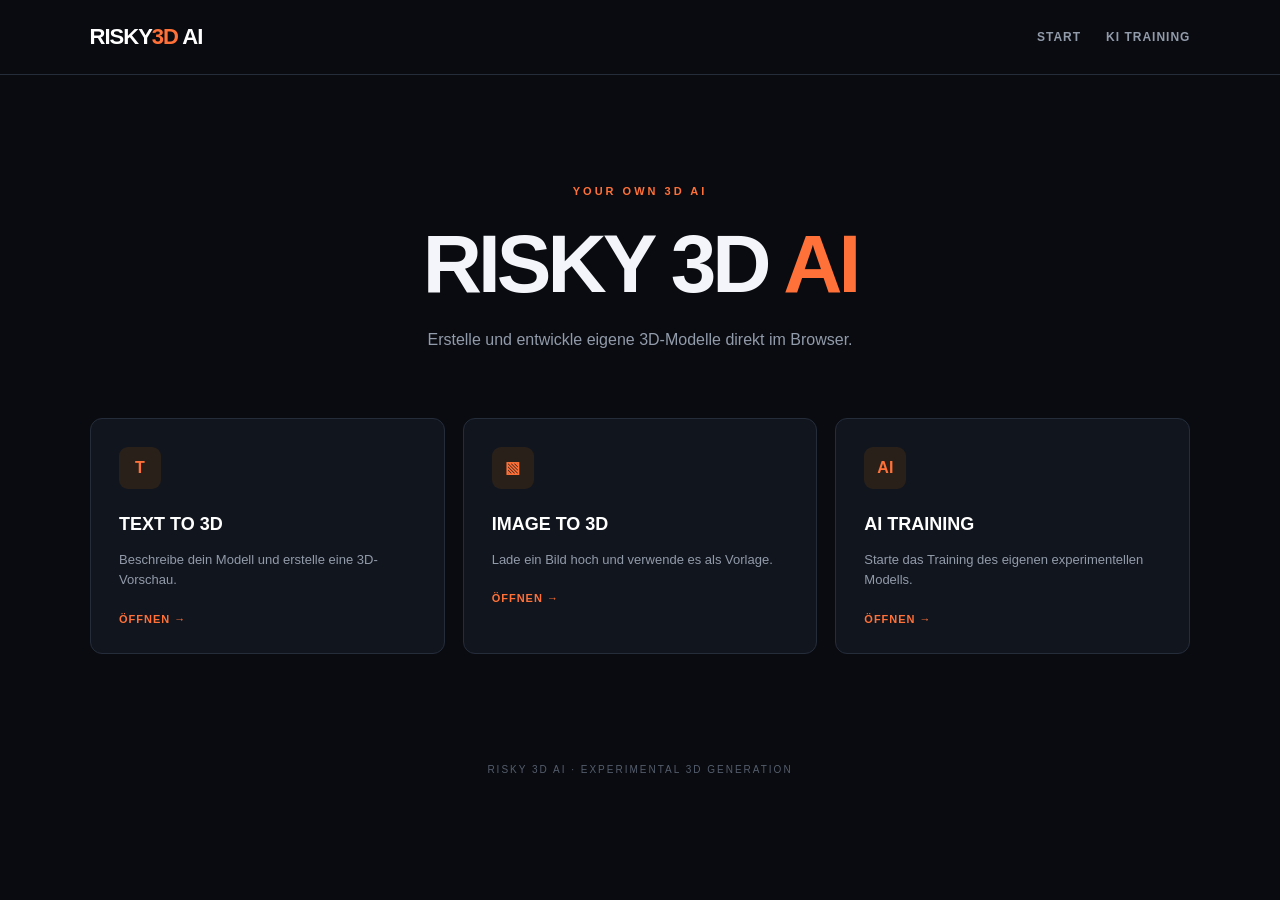
<file: index.html>
<!DOCTYPE html>
<html lang="de">
<head>
    <meta charset="UTF-8">
    <meta name="viewport" content="width=device-width, initial-scale=1.0">
    <title>RISKY 3D AI</title>
    <link rel="stylesheet" href="style.css">
</head>
<body>
    <header>
        <a class="logo" href="/">RISKY<span>3D</span> AI</a>
        <nav>
            <a href="/">START</a>
            <a href="/training.html">KI TRAINING</a>
        </nav>
    </header>

    <main class="hero">
        <div class="tag">YOUR OWN 3D AI</div>
        <h1>RISKY 3D <span>AI</span></h1>
        <p>Erstelle und entwickle eigene 3D-Modelle direkt im Browser.</p>

        <div class="cards">
            <a class="card" href="/text.html">
                <div class="card-icon">T</div>
                <h2>TEXT TO 3D</h2>
                <p>Beschreibe dein Modell und erstelle eine 3D-Vorschau.</p>
                <span class="card-link">ÖFFNEN →</span>
            </a>

            <a class="card" href="/image.html">
                <div class="card-icon">▧</div>
                <h2>IMAGE TO 3D</h2>
                <p>Lade ein Bild hoch und verwende es als Vorlage.</p>
                <span class="card-link">ÖFFNEN →</span>
            </a>

            <a class="card" href="/training.html">
                <div class="card-icon">AI</div>
                <h2>AI TRAINING</h2>
                <p>Starte das Training des eigenen experimentellen Modells.</p>
                <span class="card-link">ÖFFNEN →</span>
            </a>
        </div>
    </main>

    <footer>RISKY 3D AI · EXPERIMENTAL 3D GENERATION</footer>
</body>
</html>
</file>
<file: style.css>
* {
    box-sizing: border-box;
}

:root {
    --bg: #090b10;
    --panel: #11151e;
    --panel2: #171d29;
    --text: #f3f5fa;
    --muted: #929baa;
    --accent: #ff7138;
    --border: #252d3b;
}

body {
    margin: 0;
    min-height: 100vh;
    background: var(--bg);
    color: var(--text);
    font-family: Arial, Helvetica, sans-serif;
}

header {
    height: 75px;
    padding: 0 7%;
    display: flex;
    align-items: center;
    justify-content: space-between;
    border-bottom: 1px solid var(--border);
}

.logo {
    color: white;
    font-size: 22px;
    font-weight: 900;
    text-decoration: none;
    letter-spacing: -1px;
}

.logo span,
h1 span {
    color: var(--accent);
}

nav {
    display: flex;
    gap: 25px;
}

nav a,
.back-link {
    color: var(--muted);
    text-decoration: none;
    font-size: 12px;
    font-weight: bold;
    letter-spacing: 1px;
}

nav a:hover,
.back-link:hover {
    color: var(--accent);
}

.hero {
    width: min(1100px, 88%);
    margin: 110px auto 80px;
    text-align: center;
}

.tag {
    color: var(--accent);
    font-size: 11px;
    font-weight: bold;
    letter-spacing: 3px;
    margin-bottom: 20px;
}

h1 {
    font-size: clamp(42px, 8vw, 82px);
    margin: 0;
    font-weight: 900;
    letter-spacing: -4px;
}

.hero > p,
.training-page > p,
.panel > p {
    color: var(--muted);
    line-height: 1.6;
}

.cards {
    display: grid;
    grid-template-columns: repeat(3, 1fr);
    gap: 18px;
    margin-top: 65px;
    text-align: left;
}

.card {
    min-height: 230px;
    padding: 28px;
    border: 1px solid var(--border);
    background: var(--panel);
    border-radius: 12px;
    text-decoration: none;
    color: white;
    transition: .2s;
}

.card:hover {
    transform: translateY(-5px);
    border-color: var(--accent);
    background: var(--panel2);
}

.card-icon {
    width: 42px;
    height: 42px;
    display: grid;
    place-items: center;
    background: #292019;
    color: var(--accent);
    border-radius: 9px;
    font-weight: 900;
}

.card h2 {
    margin-top: 25px;
    font-size: 18px;
}

.card p {
    color: var(--muted);
    font-size: 13px;
    line-height: 1.6;
}

.card-link {
    display: block;
    margin-top: 22px;
    color: var(--accent);
    font-size: 11px;
    font-weight: bold;
    letter-spacing: 1px;
}

footer {
    text-align: center;
    color: #555e6d;
    font-size: 10px;
    letter-spacing: 2px;
    padding: 30px;
}

.workspace {
    width: min(1200px, 92%);
    margin: 55px auto;
    display: grid;
    grid-template-columns: 360px 1fr;
    gap: 25px;
}

.panel,
.preview-panel,
.training-card {
    background: var(--panel);
    border: 1px solid var(--border);
    border-radius: 12px;
    padding: 28px;
}

.panel h1 {
    font-size: 39px;
    letter-spacing: -2px;
}

.panel label,
.training-card label {
    display: block;
    margin: 25px 0 10px;
    font-size: 10px;
    color: var(--muted);
    font-weight: bold;
    letter-spacing: 1.5px;
}

textarea,
select,
input[type="number"] {
    width: 100%;
    padding: 14px;
    color: white;
    background: #090d14;
    border: 1px solid var(--border);
    border-radius: 7px;
    outline: none;
    font: inherit;
}

textarea {
    min-height: 130px;
    resize: vertical;
}

textarea:focus,
select:focus,
input:focus {
    border-color: var(--accent);
}

button {
    width: 100%;
    margin-top: 20px;
    padding: 15px;
    border: 0;
    border-radius: 7px;
    background: var(--accent);
    color: #111;
    font-weight: 900;
    letter-spacing: 1px;
    cursor: pointer;
}

button:hover {
    filter: brightness(1.1);
}

button:disabled {
    opacity: .5;
    cursor: wait;
}

.secondary {
    background: var(--panel2);
    border: 1px solid var(--border);
    color: white;
}

.preview-panel {
    display: flex;
    flex-direction: column;
    min-height: 560px;
}

.preview-heading {
    color: var(--muted);
    font-size: 11px;
    font-weight: bold;
    letter-spacing: 2px;
}

#viewer {
    flex: 1;
    min-height: 420px;
    margin-top: 15px;
    overflow: hidden;
    border-radius: 8px;
    background: radial-gradient(circle at center, #202a3a, #090d14 75%);
}

#viewer canvas {
    display: block;
    width: 100%;
    height: 100%;
}

.status {
    color: var(--muted);
    font-size: 12px;
    line-height: 1.5;
}

.back-link {
    display: inline-block;
    margin-top: 25px;
}

.upload-area {
    display: flex;
    min-height: 130px;
    align-items: center;
    justify-content: center;
    flex-direction: column;
    gap: 8px;
    border: 1px dashed #4b5668;
    border-radius: 8px;
    cursor: pointer;
    color: white !important;
    margin: 20px 0 !important;
}

.upload-area span {
    font-size: 30px;
    color: var(--accent);
}

.upload-area small {
    color: var(--muted);
}

.image-preview {
    display: none;
    width: 100%;
    max-height: 180px;
    object-fit: contain;
    background: #080b10;
    border-radius: 8px;
}

.training-page {
    width: min(650px, 90%);
    margin: 75px auto;
    text-align: center;
}

.training-page h1 {
    font-size: 55px;
}

.training-card {
    margin-top: 35px;
    text-align: left;
}

.training-row {
    display: flex;
    justify-content: space-between;
    gap: 15px;
    padding: 15px 0;
    border-bottom: 1px solid var(--border);
    font-size: 12px;
}

.training-row span {
    color: var(--muted);
}

.training-row strong {
    color: var(--accent);
}

.progress-track {
    height: 9px;
    margin-top: 30px;
    background: #252d3b;
    border-radius: 20px;
    overflow: hidden;
}

#progressBar {
    width: 0%;
    height: 100%;
    background: var(--accent);
    transition: width .3s;
}

#progressText {
    margin-top: 10px;
    color: var(--muted);
    font-size: 12px;
    text-align: right;
}

@media (max-width: 800px) {
    .cards {
        grid-template-columns: 1fr;
    }

    .workspace {
        grid-template-columns: 1fr;
    }

    .hero {
        margin-top: 65px;
    }

    header {
        padding: 0 5%;
    }

    nav {
        gap: 12px;
    }

    nav a {
        font-size: 10px;
    }
}
</file>
